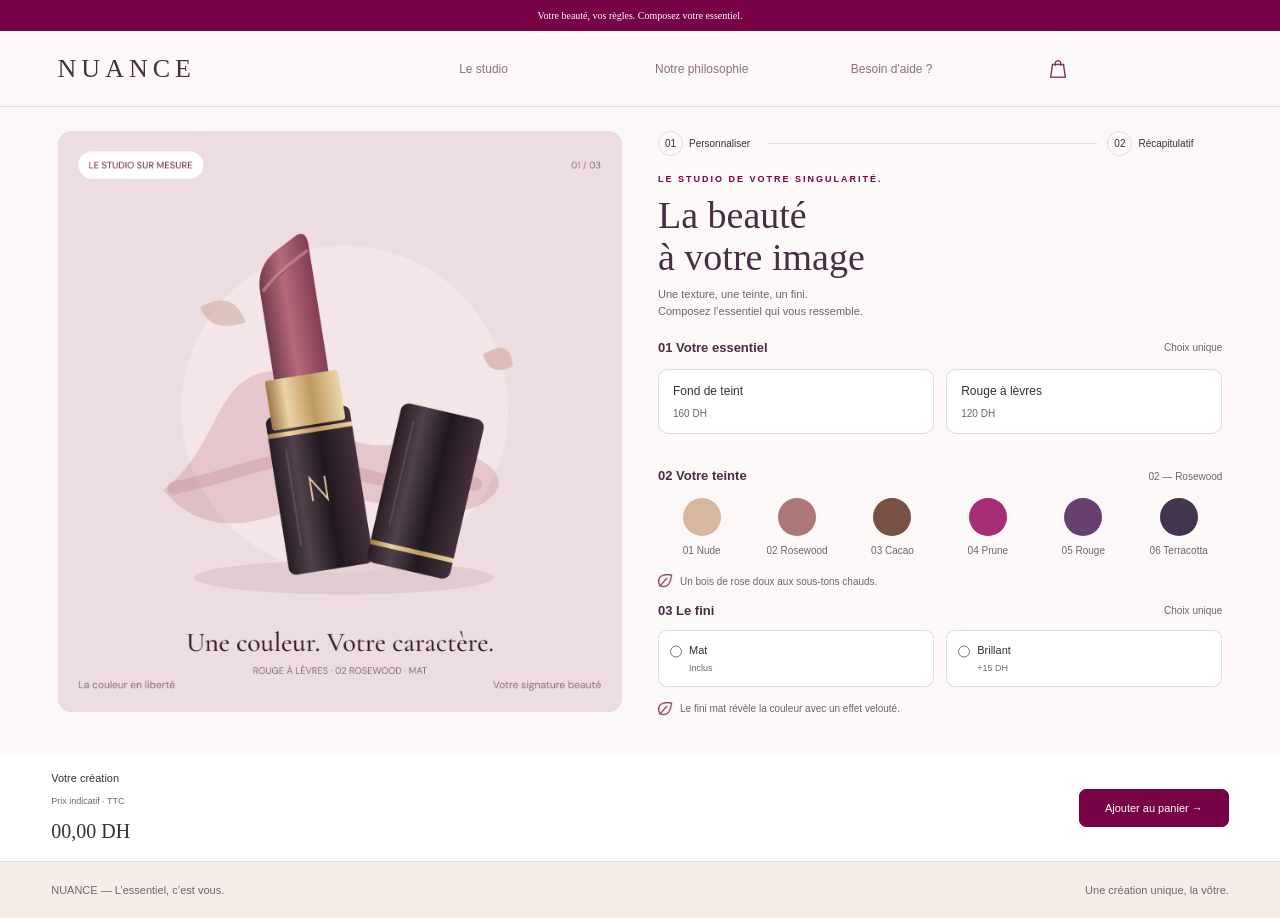
<file: index.html>
<!DOCTYPE html>
<html lang="fr">
<head>
    <meta charset="UTF-8">
    <meta name="viewport" content="width=device-width, initial-scale=1.0">
    <link rel="stylesheet" href="css/style.css">
    <link rel="stylesheet" href="css/responsive.css">

    <title>NUANCE - Zoning</title>
</head>
<body>

        <div class="bandeau">
            <p>Votre beauté, vos règles. Composez votre essentiel.</p>
        </div>

        <header class="site-header">
            <div class="logo">NUANCE</div>

            <nav class="navigation">
                <a href="#configurateur">Le studio</a>
                <a href="#philosophie">Notre philosophie</a>
                <a href="#aide">Besoin d'aide ?</a>
                <img src="assets/icons/Panier.png" alt="Menu" class="nav-icon">

            </nav>
        </header>

        <main class="configurateur" id="configurateur">

            <section class="preview">
                <img src="assets/image/Aperçu produit en direct.png" alt="Une couleur. Votre caractère"  class="preview-image">
            </section>

            <form action="recapitulatif.html" class="options">
                <div class="steps">
                    <div class="step-active">
                        <span class="step-number">01</span>
                        <span>Personnaliser</span>
                    </div>
                    <span class="step-line"></span>
                    <div class="step-active">
                        <span class="step-number">02</span>
                        <span>Récapitulatif</span>
                    </div>
                </div>
                <div class="intro">
                    <p class="small-title">
                        LE STUDIO DE VOTRE SINGULARITÉ.
                    </p>
                    <h1>
                        La beauté <br>
                        à votre image
                    </h1>
                    <p class="intro-desription">
                        Une texture, une teinte, un fini.<br>
                        Composez l’essentiel qui vous ressemble.
                    </p>

                </div>
                <div class="option-section">
                    <div class="option-heading">
                        <h2>01  Votre essentiel</h2>
                        <span>Choix unique</span>
                    </div>
                    <div class="product-choix">
                        <label class="choix-card">
                            <input type="radio" name="produit" value="Fond de teint">
                            <span class="choix-name"></span>
                            <span class="choix-prix"></span>
                        </label>
                        <label class="choix-card">
                            <input type="radio" name="produit" value="Rouge à lèvres">
                            <span class="choix-name"></span>
                            <span class="choix-prix"></span>
                        </label>
                    </div>
                </div>
                <div class="option-section">
                    <div class="option-heading">
                        <h2>02  Votre teinte</h2>
                        <span>02 — Rosewood</span>

                    </div>
                    <div class="teint-choix">
                        <label class="teint-card">
                            <input type="radio" name="teint" value="01">
                            <span class="swatch nude"></span>
                            <span></span>
                        </label>
                        <label class="teint-card">
                            <input type="radio" name="teint" value="02">
                            <span class="swatch rosewood"></span>
                            <span></span>
                        </label>
                        <label class="teint-card">
                            <input type="radio" name="teint" value="03">
                            <span class="swatch cacao"></span>
                            <span></span>
                        </label>
                        <label class="teint-card">
                            <input type="radio" name="teint" value="04">
                            <span class="swatch prune"></span>
                            <span></span>

                        </label>
                        <label class="teint-card">
                            <input type="radio" name="teint" value="05">
                            <span class="swatch rouge"></span>
                            <span></span>

                        </label>
                        <label class="teint-card">
                            <input type="radio" name="teint" value="06">
                            <span class="swatch terracotta"></span>
                            <span></span>

                        </label>

                    </div>
                 <p class="note">
                    <img src="assets/icons/Group.png" alt="">
                     Un bois de rose doux aux sous-tons chauds.
                </p>
                    <div class="section">
                        <div class="section-title">
                            <h2>03  Le fini</h2>
                            <span>Choix unique</span>
                        </div>
                        <div class="finish">
                            <label class="option-fini">
                                <input type="radio" name="finition" value="Mat">
                                <span class="content-fini">
                                <strong></strong>
                                <small></small>
                            </span>
                            </label>
                            <label class="option-fini">
                                <input type="radio" name="finition" value="Brillant">
                                <span class="content-fini">
                                <strong></strong>
                                <small></small>
                               </span>
                            </label>
                    </div>
                    <p class="note">
                        <img src="assets/icons/Group.png" alt="note-icone">
                        Le fini mat révèle la couleur avec un effet velouté.
                    </p>
                </div>
            
            </form>
            

        </main>
        <div class="checkout" id="commande">
                    <div>
                    <p>Votre création</p>
                    <small>Prix indicatif · TTC</small>
                </div>
                <strong>00,00 DH</strong>

                <button type="button" >Ajouter au panier →</button>
        </div>

        
    <main class="recap-page hidden">

        <div class="recap-steps">
            <span>01 Personnaliser</span>
            <span>02 Récapitulatif</span>
        </div>

        <div class="recap-intro">
            <p class="small-title">VOTRE SIGNATURE PERSONNALISÉE</p>

            <h1>
                Une signature beauté,<br>
                qui ne ressemble qu'à vous.
            </h1>
        </div>

        <div class="recap-layout">

            <section class="recap-preview">

                <div class="recap-image">

                    <img src="assets/image/Aperçu produit en direct.png" alt="">

                </div>

                <div class="recap-product-info">

                    <div>
                        <h2 id="recap-nom">Le rouge signature</h2>

                        <p id="recap-description">
                            02 Rosewood · Fini Mat
                        </p>
                    </div>

                    <a href="index.html">Modifier</a>

                </div>

            </section>

            <section class="recap-card">

                <p class="recap-badge">
                    ✓ Sélection ajoutée
                </p>

                <h2>Votre récapitulatif</h2>

                <p class="recap-subtitle">
                    Voici les détails de votre création.
                </p>

                <div class="recap-ligne">

                    <span id="recap-produit">
                        Rouge à lèvres
                    </span>

                    <strong id="recap-prix-produit">
                        120,00 DH
                    </strong>

                </div>

                <div class="recap-ligne">

                    <span id="recap-teint">
                        Teinte · 02 Rosewood
                    </span>

                    <strong>Inclus</strong>

                </div>

                <div class="recap-ligne">

                    <span id="recap-finition">
                        Fini · Mat
                    </span>

                    <strong id="recap-prix-fini">
                        Inclus
                    </strong>

                </div>

                <div class="recap-total">

                    <strong>Total</strong>

                    <strong id="recap-prix">
                        120,00 DH
                    </strong>

                </div>

                <p class="recap-mention">
                    Prix de cette sélection · aucun paiement effectué.
                </p>

                <a href="index.html" class="recap-button">
                    Créer un autre produit →
                </a>

                <p class="recap-note">
                    ✓ Votre sélection est enregistrée dans ce navigateur.
                </p>

            </section>

        </div>

    </main>

        <footer id="philosophie">
        <span>NUANCE — L’essentiel, c’est vous.</span>

        <span>Une création unique, la vôtre.</span>
    </footer>
    <script src="nuance.js"></script>


</body>
</html>
</file>
<file: css/style.css>
:root {
    --color-primary: #770246;
    --color-background: #F5EEE8;
    --color-logo: #462f42;
    --color-link: #3302288e;
    --color-text: #333333;
    --color-white: #ffffff;
    --color-border: #e5d9e2;
    --color-muted: #706270;
    --color-light: #f8f3f6;
}

* {
    margin: 0;
    padding: 0;
    box-sizing: border-box;
}

body {
    font-family: Arial, sans-serif;
    color: var(--color-text);
    background-color: #fcf8f8;
    line-height: 1.5;
}

img {
    max-width: 100%;
    display: block;
}

/* Bandeau */

.bandeau {
    background-color: var(--color-primary);
    width: 100%;
    padding: 8px 16px;
    text-align: center;
}

.bandeau p {
    color: var(--color-white);
    font-family: Georgia, "Times New Roman", serif;
    font-size: 10px;
}

/* Header */

.site-header {
    display: grid;
    grid-template-columns: 1fr 2fr;
    align-items: center;
    gap: 20px;
    padding: 18px 4.5%;
    background-color: #fcf8f8;
    border-bottom: 1px solid var(--color-border);
}

.logo {
    font-family: Georgia, serif;
    font-size: 26px;
    font-weight: normal;
    letter-spacing: 5px;
    color: var(--color-logo);
}

.navigation {
    display: grid;
    grid-template-columns: repeat(4, 1fr);
    align-items: center;
    gap: 20px;
}

.navigation a {
    color: var(--color-link);
    text-decoration: none;
    font-size: 12px;
}

.navigation a:hover {
    color: var(--color-primary);
}

/* Configurateur */

.configurateur {
    display: grid;
    grid-template-columns: 1fr 1fr;
    align-items: start;
    gap: 36px;
    padding: 24px 4.5%;
    max-width: 1600px;
    margin: 0 auto;

}

/* Aperçu produit */

.preview {
    display: grid;
    grid-template-columns: 1fr;
    align-content: start;
    width: 100%;
    min-width: 0;
    min-height: 0;
    padding: 0;
    background-color: var(--color-border);
    border-radius: 14px;
    overflow: hidden;
}

.preview-image {
    display: block;
    width: 100%;
    max-width: none;
    height: auto;
    object-fit: contain;
    border-radius: 14px;
}

/* Options */

.options {
    display: grid;
    grid-template-columns: 1fr;
    align-content: start;
    gap: 17px;
    width: 100%;
    min-width: 0;
}

/* Étapes */

.steps {
    display: grid;
    grid-template-columns: 100px 1fr 115px;
    align-items: center;
    gap: 10px;
    color: var(--color-muted);
    font-size: 10px;
}

.step-active {
    display: grid;
    grid-template-columns: 25px 1fr;
    align-items: center;
    gap: 6px;
    color: var(--color-text);
}

.step-number {
    display: grid;
    place-items: center;
    width: 25px;
    height: 25px;
    border: 1px solid var(--color-border);
    border-radius: 50%;
    font-size: 10px;
}

.step-line {
    height: 1px;
    background-color: var(--color-border);
}

/* Introduction */

.intro {
    display: grid;
    gap: 7px;
}

.small-title {
    color: var(--color-primary);
    font-size: 9px;
    letter-spacing: 2px;
    font-weight: bold;
}

.intro h1 {
    font-family: Georgia, "Times New Roman", serif;
    font-size: 38px;
    line-height: 1.12;
    font-weight: normal;
    color: var(--color-logo);
}

.intro-desription {
    color: var(--color-muted);
    font-size: 11px;
    line-height: 1.6;
}

/* Sections */

.option-section {
    display: grid;
    gap: 12px;
    padding-bottom: 15px;
    
}

/* Titre des sections */

.option-heading {
    display: grid;
    grid-template-columns: 1fr 130px;
    align-items: center;
    gap: 10px;
}

.option-heading h2 {
    font-size: 13px;
    font-weight: bold;
    color: var(--color-logo);
}

.option-heading span {
    color: var(--color-muted);
    font-size: 10px;
    text-align: right;
}

/* Choix produit */

.product-choix {
    display: grid;
    grid-template-columns: 1fr 1fr;
    gap: 12px;
}

.choix-card {
    display: grid;
    grid-template-columns: 1fr;
    align-content: start;
    gap: 6px;
    min-width: 0;
    padding: 12px 14px;
    border-radius: 10px;
    border: 1px solid var(--color-border);
    background-color: var(--color-white);
    cursor: pointer;
}

.choix-card input {
    position: absolute;
    opacity: 0;
}

.choix-name {
    font-size: 12px;
}

.choix-prix {
    color: var(--color-muted);
    font-size: 10px;
}

.choix-card:has(input:checked) {
    border: 1.5px solid var(--color-logo);
    background-color: #f7ebef;
}

.choix-card:has(input:checked) .choix-name::before {
    content: "✓ ";
    margin-right: 4px;
    color: var(--color-logo);
}

/* Choix teinte */

.teint-choix {
    display: grid;
    grid-template-columns: repeat(6, 1fr);
    gap: 8px;
    width: 100%;
}

.teint-card {
    display: flex;
    flex-direction: column;
    align-items: center;
    gap: 7px;
    min-width: 0;
    cursor: pointer;
    width: 100%;
}

.teint-card input {
    position: absolute;
    opacity: 0;
}

.swatch {
    display: grid;
    place-items: center;
    width: 38px;
    height: 38px;
    border: 2px solid transparent;
    border-radius: 50%;
}

.nude {
    background-color: #d8b7a0;
}

.rosewood {
    background-color: #ad7778;
}

.cacao {
    background-color: #795044;
}

.prune {
    background-color: #a52e75;
}

.rouge {
    background-color: #68406f;
}

.terracotta {
    background-color: #44354f;
}

.teint-card span:last-child {
    color: var(--color-muted);
    font-size: 10px;
    text-align: center;
    white-space: nowrap;
}

.teint-card:has(input:checked) .swatch {
    border: 2px solid var(--color-white);
    outline: 2px solid var(--color-logo);
    outline-offset: 2px;
}

.teint-card:has(input:checked) span:last-child::before {
    content: "✓ ";
    color: var(--color-logo);
}

/* Note */

.note {
    display: grid;
    grid-template-columns: 15px 1fr;
    align-items: center;
    gap: 7px;
    width: 100%;
    margin-top: 4px;
    color: var(--color-muted);
    font-size: 10px;
    line-height: 1.5;
}

.note img {
    width: 15px;
    height: 15px;
    object-fit: contain;
}

/* Finition */

.section {
    display: grid;
    gap: 10px;
}

.section-title {
    display: grid;
    grid-template-columns: 1fr 110px;
    align-items: center;
    gap: 10px;
}

.section-title h2 {
    font-size: 13px;
    font-weight: bold;
    color: var(--color-logo);
}

.section-title span {
    color: var(--color-muted);
    font-size: 10px;
    text-align: right;
}

.finish {
    display: grid;
    grid-template-columns: 1fr 1fr;
    gap: 12px;
}

.option-fini {
    display: grid;
    grid-template-columns: 12px 1fr;
    align-items: start;
    gap: 7px;
    padding: 11px;
    border: 1px solid var(--color-border);
    border-radius: 9px;
    background-color: var(--color-white);
    cursor: pointer;
}

.option-fini input {
    margin-top: 3px;
    accent-color: var(--color-primary);
}

.content-fini {
    display: grid;
    gap: 3px;
}

.content-fini strong {
    font-size: 11px;
    font-weight: normal;
}

.content-fini small {
    color: var(--color-muted);
    font-size: 9px;
}

.option-fini:has(input:checked) {
    border-color: var(--color-primary);
    background-color: #f7ebef;
}

/* Commande */

.checkout {
    display: grid;
    grid-template-columns: 1fr 150px;
    align-items: center;
    gap: 5px 15px;
    padding: 15px 4%;
   
    background-color: var(--color-white);
    width: 100%;

    
}

.checkout p {
    font-size: 11px;
}

.checkout small {
    color: var(--color-muted);
    font-size: 9px;
}

.checkout strong {
    font-family: Georgia, "Times New Roman", serif;
    font-size: 20px;
    font-weight: normal;
    text-align: left;
}

.checkout button {
    grid-column: 2;
    grid-row: 1 / 3;
    width: 100%;
    padding: 12px;
    border: 1px solid var(--color-primary);
    border-radius: 7px;
    background-color: var(--color-primary);
    color: var(--color-white);
    font-size: 11px;
}

 .checkout button:hover {
    background-color: var(--color-white);
    color: var(--color-primary);
} 

/* Footer */

footer {
    display: grid;
    grid-template-columns: 1fr 1fr;
    gap: 16px;
    padding: 15px 4.5%;
    background-color: #fcf8f8;
    color: var(--color-muted);
    font-size: 9px;
}




/* Page Récapitulatif */

.recap-page {
    display: grid;
    grid-template-columns: 1fr;
    gap: 20px;
    max-width: 1600px;
    padding: 25px 4.5% 40px;
}

.recap-steps {
    display: grid;
    grid-template-columns: 120px 140px;
    gap: 15px;
    align-items: center;
    color: var(--color-muted);
    font-size: 11px;
}

.recap-intro {
    display: grid;
    gap: 10px;
    margin-bottom: 10px;
}

.recap-intro .small-title {
    color: var(--color-primary);
    font-size: 10px;
    letter-spacing: 2px;
}

.recap-intro h1 {
    font-family: Georgia, "Times New Roman", serif;
    font-size: 38px;
    font-weight: normal;
    color: var(--color-logo);
}

/* Contenu principal */

.recap-layout {
    display: grid;
    grid-template-columns: 1fr 1fr;
    align-items: start;
    gap: 35px;
}

.recap-preview {
    display: grid;
    grid-template-columns: 1fr;
    gap: 15px;
    min-width: 0;
}

.recap-image {
    width: 100%;
    overflow: hidden;
    border-radius: 14px;
    background-color: var(--color-background);
}

.recap-image img {
    display: block;
    width: 100%;
   
}

.recap-product-info {
    display: grid;
    grid-template-columns: 1fr 90px;
    align-items: start;
    gap: 15px;
}

.recap-product-info h2 {
    font-family: Georgia, "Times New Roman", serif;
    font-size: 17px;
    font-weight: normal;
    color: var(--color-logo);
}

.recap-product-info p {
    margin-top: 5px;
    color: var(--color-muted);
    font-size: 12px;
}

.recap-product-info a {
    color: var(--color-primary);
    text-align: right;
    font-size: 12px;
    text-decoration: underline;
}

/* Carte récapitulatif */

.recap-card {
    display: grid;
    grid-template-columns: 1fr;
    align-content: start;
    gap: 18px;
    min-width: 0;
    padding: 30px;
    border: 1px solid var(--color-border);
    border-radius: 14px;
    background-color: var(--color-white);
}

.recap-badge {
    width: fit-content;
    padding: 7px 12px;
    border-radius: 20px;
    background-color: var(--color-background);
    color: var(--color-primary);
    font-size: 11px;
}

.recap-card h2 {
    font-family: Georgia, "Times New Roman", serif;
    font-size: 25px;
    font-weight: normal;
    color: var(--color-logo);
}

.recap-subtitle {
    margin-top: -10px;
    color: var(--color-muted);
    font-size: 13px;
}

/* Détails du produit */

.recap-ligne {
    display: grid;
    grid-template-columns: 1fr 120px;
    align-items: center;
    gap: 15px;
    padding-bottom: 15px;
    border-bottom: 1px solid var(--color-border);
    font-size: 13px;
}

.recap-ligne span {
    color: var(--color-muted);
}

.recap-ligne strong {
    text-align: right;
    font-size: 13px;
    font-weight: normal;
}

/* Prix total */

.recap-total {
    display: grid;
    grid-template-columns: 1fr 140px;
    align-items: center;
    gap: 15px;
    padding-top: 5px;
}

 .recap-total strong:first-child {
    font-size: 15px;
    font-weight: normal;
}

.recap-total strong:last-child {
    color: var(--color-primary);
    text-align: right;
    font-family: Georgia, "Times New Roman", serif;
    font-size: 25px;
    font-weight: normal;
}

.recap-mention {
    margin-top: -12px;
    color: var(--color-muted);
    font-size: 11px;
} 

/* Bouton */

.recap-button {
    display: block;
    width: 100%;
    padding: 15px;
    border: 1px solid var(--color-primary);
    border-radius: 8px;
    background-color: var(--color-primary);
    color: var(--color-white);
    text-align: center;
    text-decoration: none;
    font-size: 13px;
}

.recap-button:hover {
    background-color: var(--color-logo);
}

/* Message de confirmation */

.recap-note {
    padding: 12px;
    border-radius: 8px;
    background-color: var(--color-background);
    color: var(--color-muted);
    font-size: 11px;

}

/* Footer */

footer {
    display: grid;
    grid-template-columns: 1fr 1fr;
    gap: 15px;
    padding: 20px 4%;
    border-top: 1px solid var(--color-border);
    background-color: var(--color-background);
    color: var(--color-muted);
    font-size: 11px;
}

footer span:last-child {
    text-align: right;
}
 
.hidden {
    display: none !important;
}
</file>
<file: css/responsive.css>
@media screen and (max-width: 768px) {

    
    .configurateur {
        display: grid;
        grid-template-columns: 1fr;
        gap: 24px;
        padding: 16px 5%;
    }

    
    .product-choix {
        display: grid;
        grid-template-columns: repeat(2,  1fr);
        gap: 10px;
    }

}
</file>
